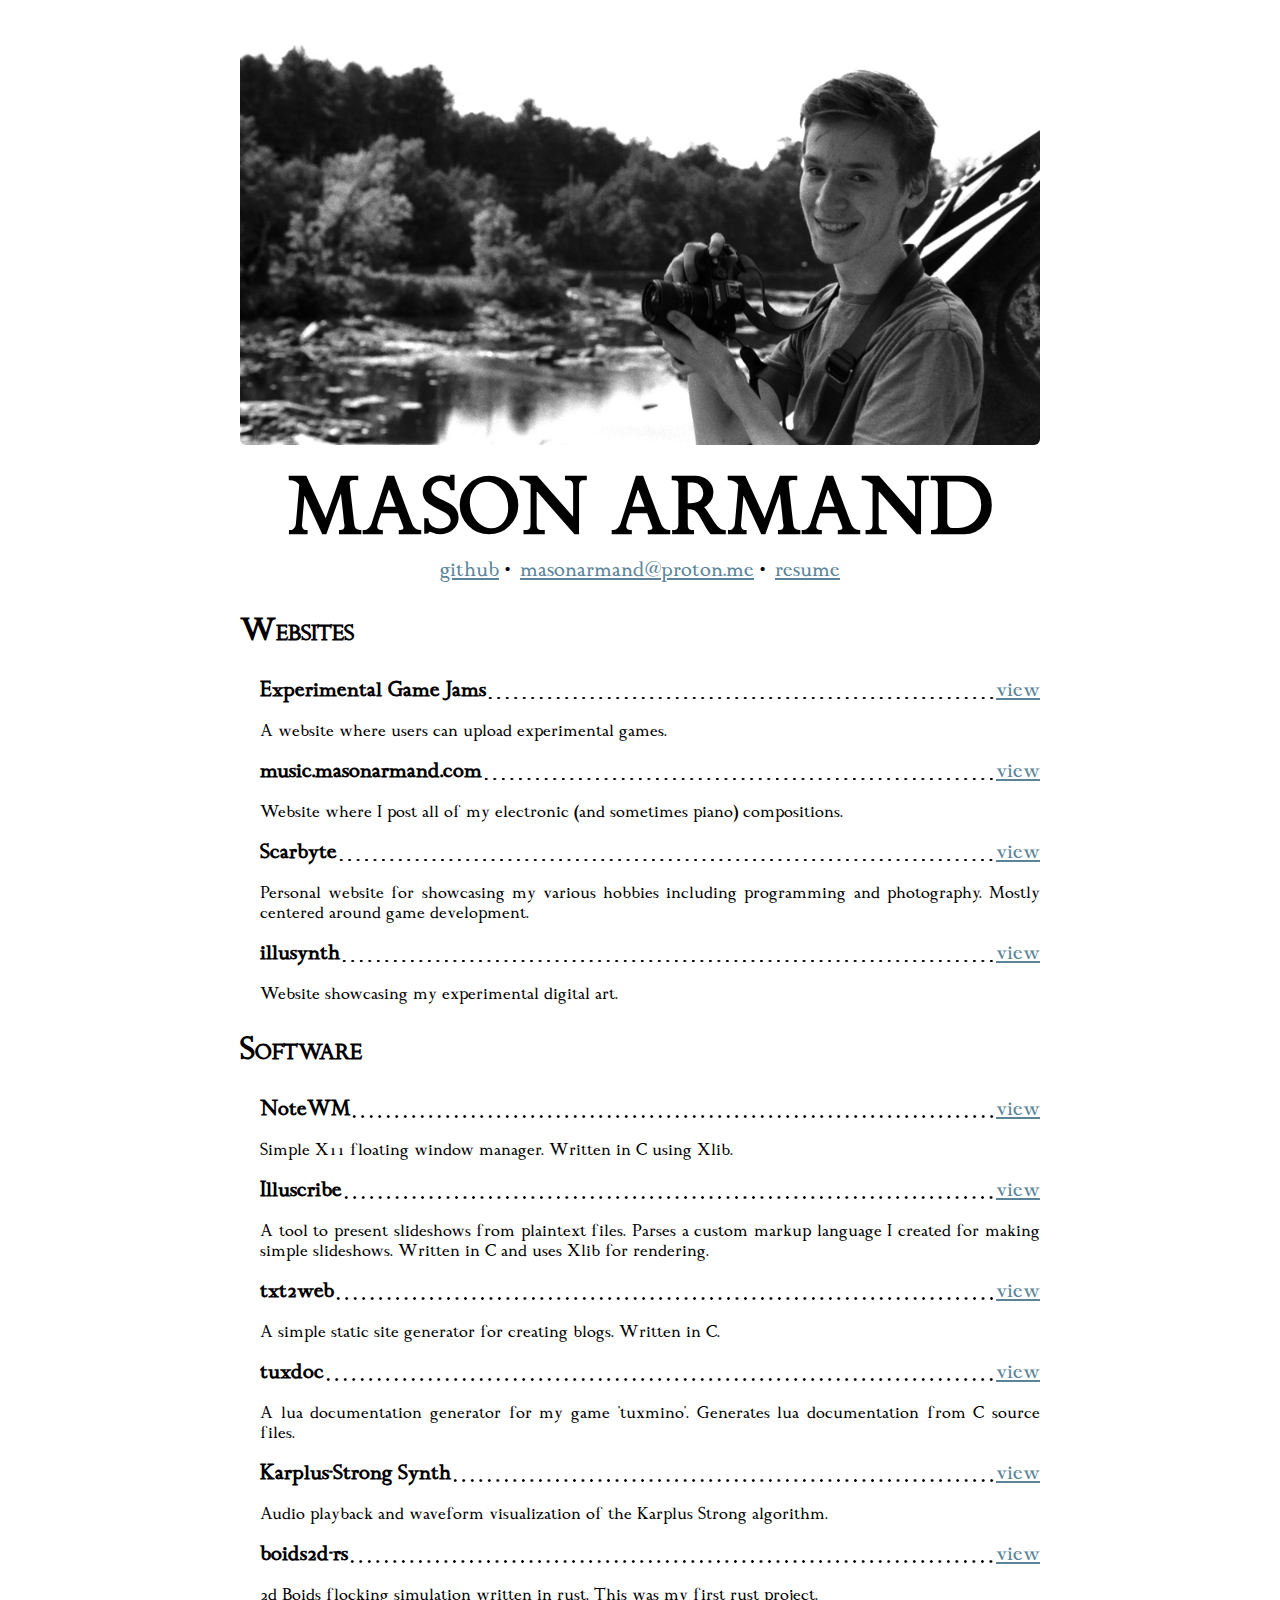
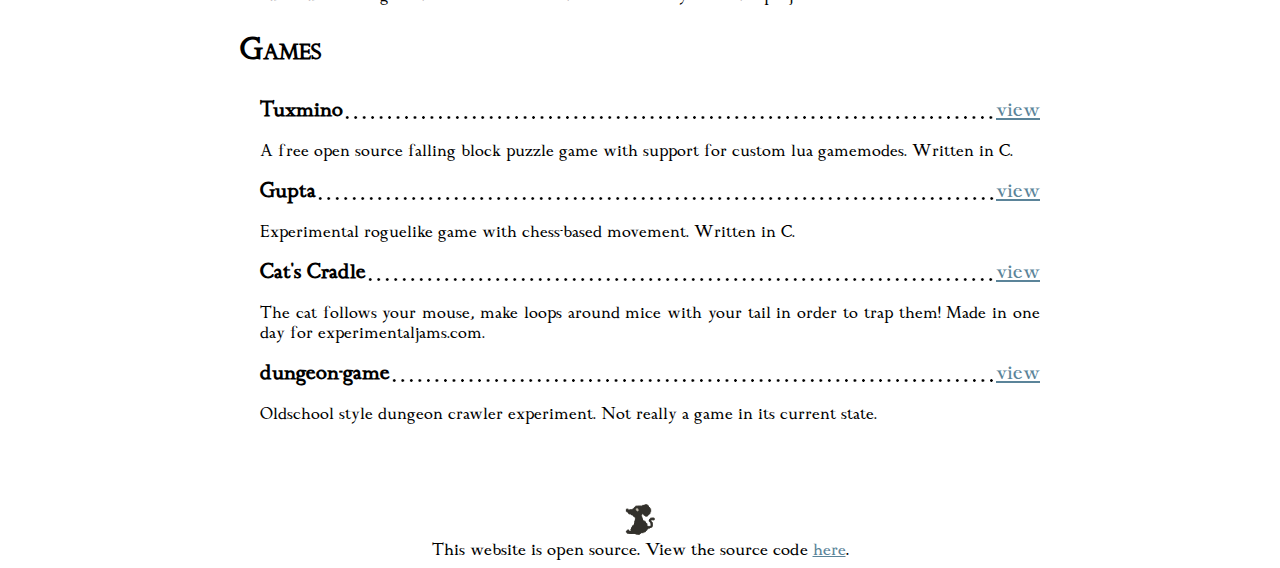
<file: index.html>
<!DOCTYPE html>
<html lang="en">
<head>
  <meta charset="UTF-8">
  <meta name="viewport" content="width=device-width, initial-scale=1">

  <title>Mason Armand</title>
  <meta name="description" content="Computer Science Major, Programmer, Hobbyist Game Developer">
  <meta name="keywords" content="web development, websites, php, java, sql, c, linux, mason armand, portfolio, programming, computer science">

  <link href="style.css" rel="stylesheet" type="text/css" media="all">
</head>

<body>
  <main>
    <header id="title">
      <img src="img/picture-2.jpg" alt="Profile picture of Mason Armand">
      <h1>Mason Armand</h1>
    </header>

    <ul id="links">
      <li>
        <a href="https://github.com/masonarmand" target="_blank">github</a>
        <span class="dot">•</span>
      </li>
      <li>
        <span class="email">masonarmand@proton.me</span>
        <span class="dot">•</span>
      </li>
      <li>
        <a href="/resume.pdf" target="_blank">resume</a>
      </li>
    </ul>

    <section id="projects">

      <h2 class="subtitle">Websites</h2>

      <section class="project">
        <div>
          <span class="title">Experimental Game Jams</span>
          <span class="link">
            <a href="project/experimental-game-jams.html">view</a>
          </span>
        </div>
        <p class="desc">
          A website where users can upload experimental games.
        </p>
      </section>

      <section class="project">
        <div>
          <span class="title">music.masonarmand.com</span>
          <span class="link">
            <a href="https://music.masonarmand.com" target="_blank">view</a>
          </span>
        </div>
        <p class="desc">
          Website where I post all of my electronic (and sometimes piano) compositions.
        </p>
      </section>

      <section class="project">
        <div>
          <span class="title">Scarbyte</span>
          <span class="link">
            <a href="/project/scarbyte.html">view</a>
          </span>
        </div>
        <p class="desc">
          Personal website for showcasing my various hobbies including programming and photography.
          Mostly centered around game development.
        </p>
      </section>

      <section class="project">
        <div>
          <span class="title">illusynth</span>
          <span class="link">
            <a href="https://illusynth.neocities.org" target="_blank">view</a>
          </span>
        </div>
        <p class="desc">
          Website showcasing my experimental digital art.
        </p>
      </section>

      <h2 class="subtitle">Software</h2>

      <section class="project">
        <div>
          <span class="title">NoteWM</span>
          <span class="link">
            <a href="/project/notewm.html">view</a>
          </span>
        </div>
        <p class="desc">
          Simple X11 floating window manager. Written in C using Xlib.
        </p>
      </section>

      <section class="project">
        <div>
          <span class="title">Illuscribe</span>
          <span class="link">
            <a href="/project/illuscribe.html">view</a>
          </span>
        </div>
        <p class="desc">
          A tool to present slideshows from plaintext files. Parses a custom markup language
          I created for making simple slideshows. Written in C and uses Xlib for rendering.
        </p>
      </section>

      <section class="project">
        <div>
          <span class="title">txt2web</span>
          <span class="link">
            <a href="/project/txt2web.html">view</a>
          </span>
        </div>
        <p class="desc">
          A simple static site generator for creating blogs. Written in C.
        </p>
      </section>

      <section class="project">
        <div>
          <span class="title">tuxdoc</span>
          <span class="link">
            <a href="/project/tuxdoc.html">view</a>
          </span>
        </div>
        <p class="desc">
          A lua documentation generator for my game 'tuxmino'. Generates lua documentation from C source files.
        </p>
      </section>

      <section class="project">
        <div>
          <span class="title">Karplus-Strong Synth</span>
          <span class="link">
            <a href="/project/karplus.html">view</a>
          </span>
        </div>
        <p class="desc">
          Audio playback and waveform visualization of the Karplus Strong algorithm.
        </p>
      </section>

      <section class="project">
        <div>
          <span class="title">boids2d-rs</span>
          <span class="link">
            <a href="/project/boids2d-rs.html">view</a>
          </span>
        </div>
        <p class="desc">
          2d Boids flocking simulation written in rust. This was my first rust project.
        </p>
      </section>

      <h2 class="subtitle">Games</h2>

      <section class="project">
        <div>
          <span class="title">Tuxmino</span>
          <span class="link">
            <!--<a href="https://tuxmino.org" target="_blank">tuxmino.org</a>-->
            <a href="project/tuxmino.html">view</a>
          </span>
        </div>
        <p class="desc">
          A free open source falling block puzzle game with support for custom lua gamemodes.
          Written in C.
        </p>
      </section>

      <section class="project">
        <div>
          <span class="title">Gupta</span>
          <span class="link">
            <a href="project/gupta.html">view</a>
          </span>
        </div>
        <p class="desc">
          Experimental roguelike game with chess-based movement. Written in C.
        </p>
      </section>

      <section class="project">
        <div>
          <span class="title">Cat's Cradle</span>
          <span class="link">
            <a href="project/cats-cradle.html">view</a>
          </span>
        </div>
        <p class="desc">
          The cat follows your mouse, make loops around mice with your tail in order to trap them! Made in one
          day for experimentaljams.com.
        </p>
      </section>

      <section class="project">
        <div>
          <span class="title">dungeon-game</span>
          <span class="link">
            <a href="project/dungeon.html">view</a>
          </span>
        </div>
        <p class="desc">
          Oldschool style dungeon crawler experiment. Not really a game in its current state.
        </p>
      </section>
    </section>
  </main>
  <br><br>
  <footer>
    <img src="/img/rat.png" alt="">
    <small>
      This website is open source. View the source code
      <a href="https://github.com/masonarmand/masonarmand-website" target="_blank">here</a>.
    </small>
  </footer>
</body>
</html>
</file>
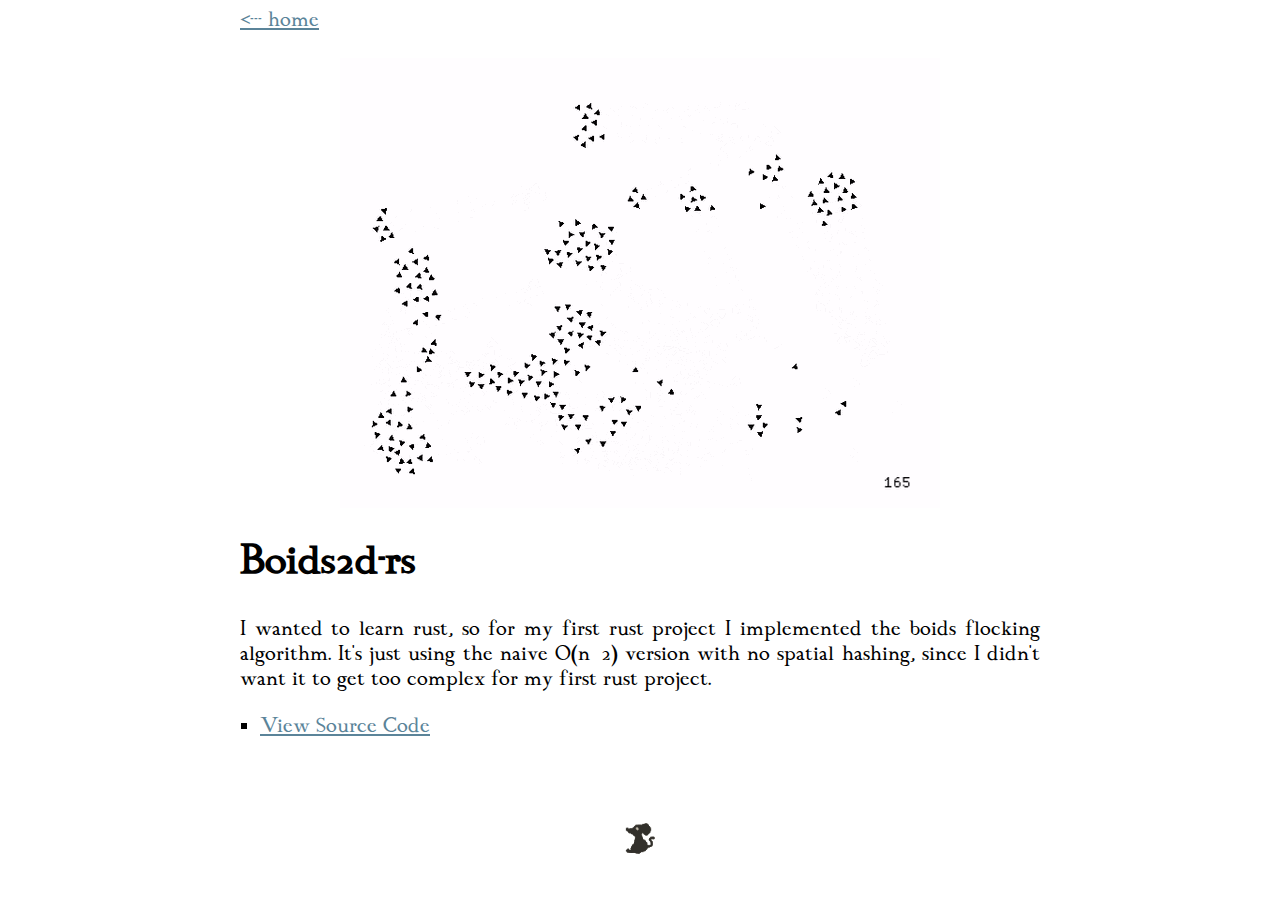
<file: project/boids2d-rs.html>
<!DOCTYPE html>
<html lang="en">
<head>
  <meta charset="UTF-8">
  <meta name="viewport" content="width=device-width, initial-scale=1">

  <title>Mason Armand</title>
  <meta name="description" content="Computer Science Major, Programmer, Hobbyist Game Developer">
  <meta name="keywords" content="web development, websites, php, java, sql, c, linux, mason armand, portfolio, programming, computer science">

  <link href="/style.css" rel="stylesheet" type="text/css" media="all">
</head>

<body>
  <main>
    <a href="/">&lt;--- home</a>
    <br><br>
    <header id="project-title">
      <img src="/img/boids.gif" alt="Boids animation">
      <h1>Boids2d-rs</h1>
    </header>

    <section id="project-desc">
      <p>
        I wanted to learn rust, so for my first rust project I implemented the boids flocking algorithm.
        It's just using the naive O(n^2) version with no spatial hashing, since I didn't want it to get too
        complex for my first rust project.
      </p>
      <ul class="link-list">
        <li><a href="https://github.com/masonarmand/boids2d-rs" target="_blank">View Source Code</a></li>
      </ul>
    </section>
  </main>

  <br><br>

  <footer>
    <img src="/img/rat.png" alt="">
  </footer>
</body>
</html>
</file>
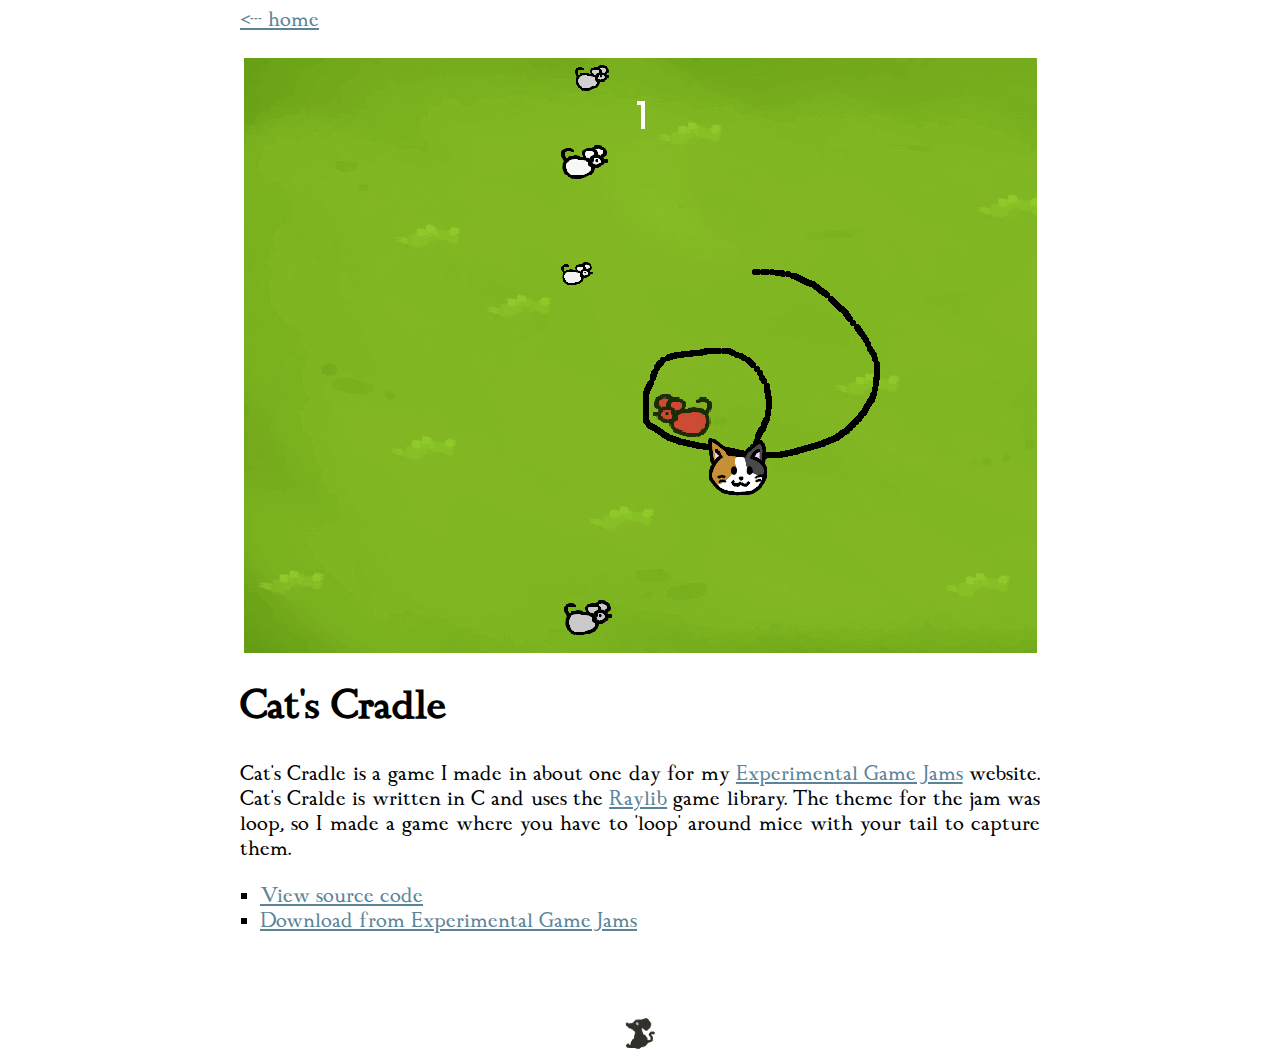
<file: project/cats-cradle.html>
<!DOCTYPE html>
<html lang="en">
<head>
  <meta charset="UTF-8">
  <meta name="viewport" content="width=device-width, initial-scale=1">

  <title>Mason Armand</title>
  <meta name="description" content="Computer Science Major, Programmer, Hobbyist Game Developer">
  <meta name="keywords" content="web development, websites, php, java, sql, c, linux, mason armand, portfolio, programming, computer science">

  <link href="/style.css" rel="stylesheet" type="text/css" media="all">
</head>

<body>
  <main>
    <a href="/">&lt;--- home</a>
    <br><br>
    <header id="project-title">
      <img src="/img/cats-cradle.png" alt="Cat's Cradle screenshot">
      <h1>Cat's Cradle</h1>
    </header>

    <section id="project-desc">
      <p>
        Cat's Cradle is a game I made in about one day for my
        <a href="https://experimentaljams" target="_blank">Experimental Game Jams</a> website.
        Cat's Cralde is written in C and uses the
        <a href="https://github.com/raysan5/raylib" target="_blank">Raylib</a> game library.
        The theme for the jam was loop, so I made a game where you have to 'loop' around mice
        with your tail to capture them.
      </p>
      <ul class="link-list">
        <li><a href="https://github.com/masonarmand/cats-cradle" target="_blank">View source code</a></li>
        <li><a href="https://experimentaljams.com/game/?id=56" target="_blank">Download from Experimental Game Jams</a></li>
      </ul>
    </section>
  </main>

  <br><br>

  <footer>
    <img src="/img/rat.png" alt="">
  </footer>
</body>
</html>
</file>
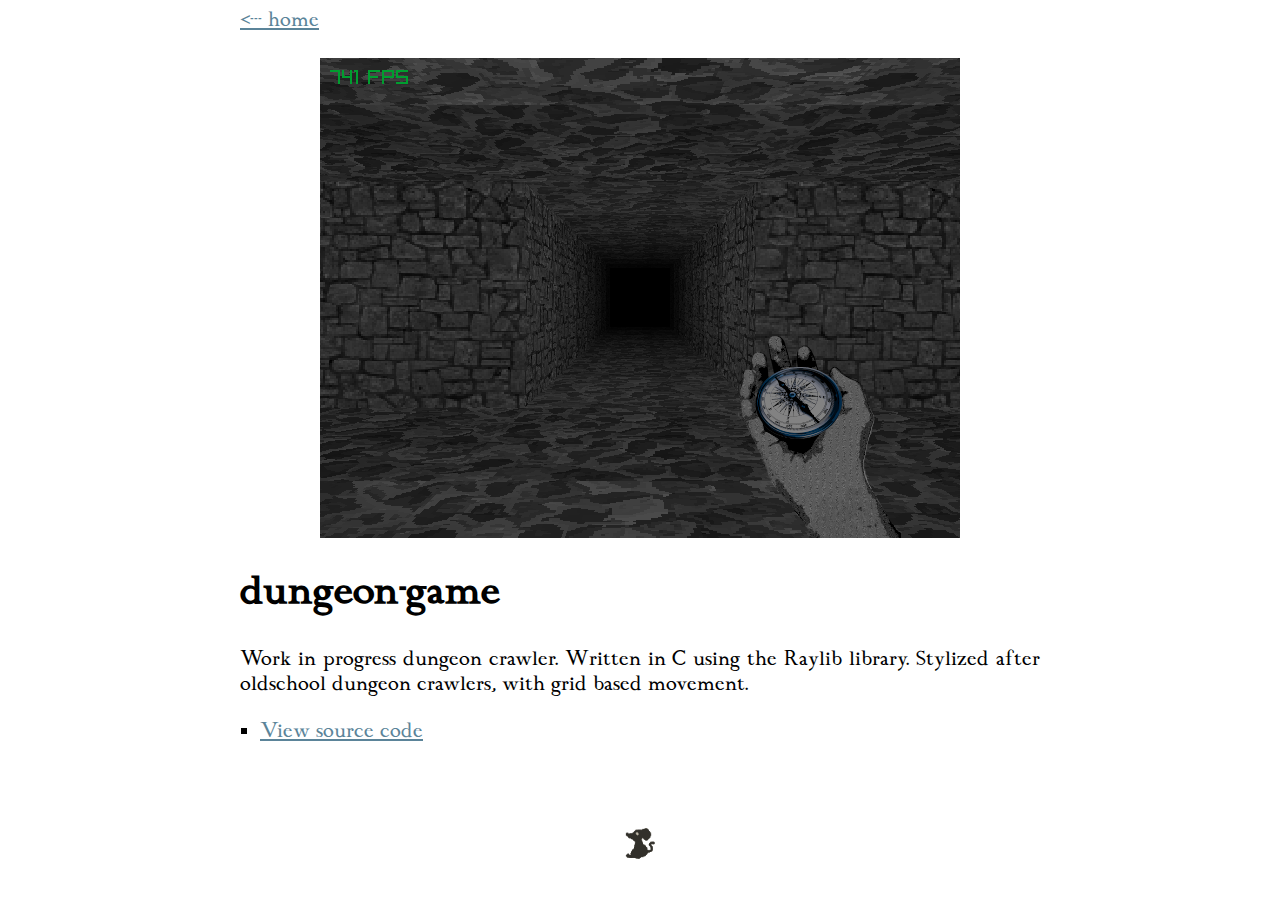
<file: project/dungeon.html>
<!DOCTYPE html>
<html lang="en">
<head>
  <meta charset="UTF-8">
  <meta name="viewport" content="width=device-width, initial-scale=1">

  <title>Mason Armand</title>
  <meta name="description" content="Computer Science Major, Programmer, Hobbyist Game Developer">
  <meta name="keywords" content="web development, websites, php, java, sql, c, linux, mason armand, portfolio, programming, computer science">

  <link href="/style.css" rel="stylesheet" type="text/css" media="all">
</head>

<body>
  <main>
    <a href="/">&lt;--- home</a>
    <br><br>
    <header id="project-title">
      <img src="/img/dungeon.png" alt="Dungeon Game Screenshot">
      <h1>dungeon-game</h1>
    </header>

    <section id="project-desc">
      <p>
        Work in progress dungeon crawler. Written in C using the Raylib library. Stylized
        after oldschool dungeon crawlers, with grid based movement.
      </p>
      <ul class="link-list">
        <li><a href="https://github.com/masonarmand/dungeon-game" target="_blank">View source code</a></li>
      </ul>
    </section>
  </main>

  <br><br>

  <footer>
    <img src="/img/rat.png" alt="">
  </footer>
</body>
</html>
</file>
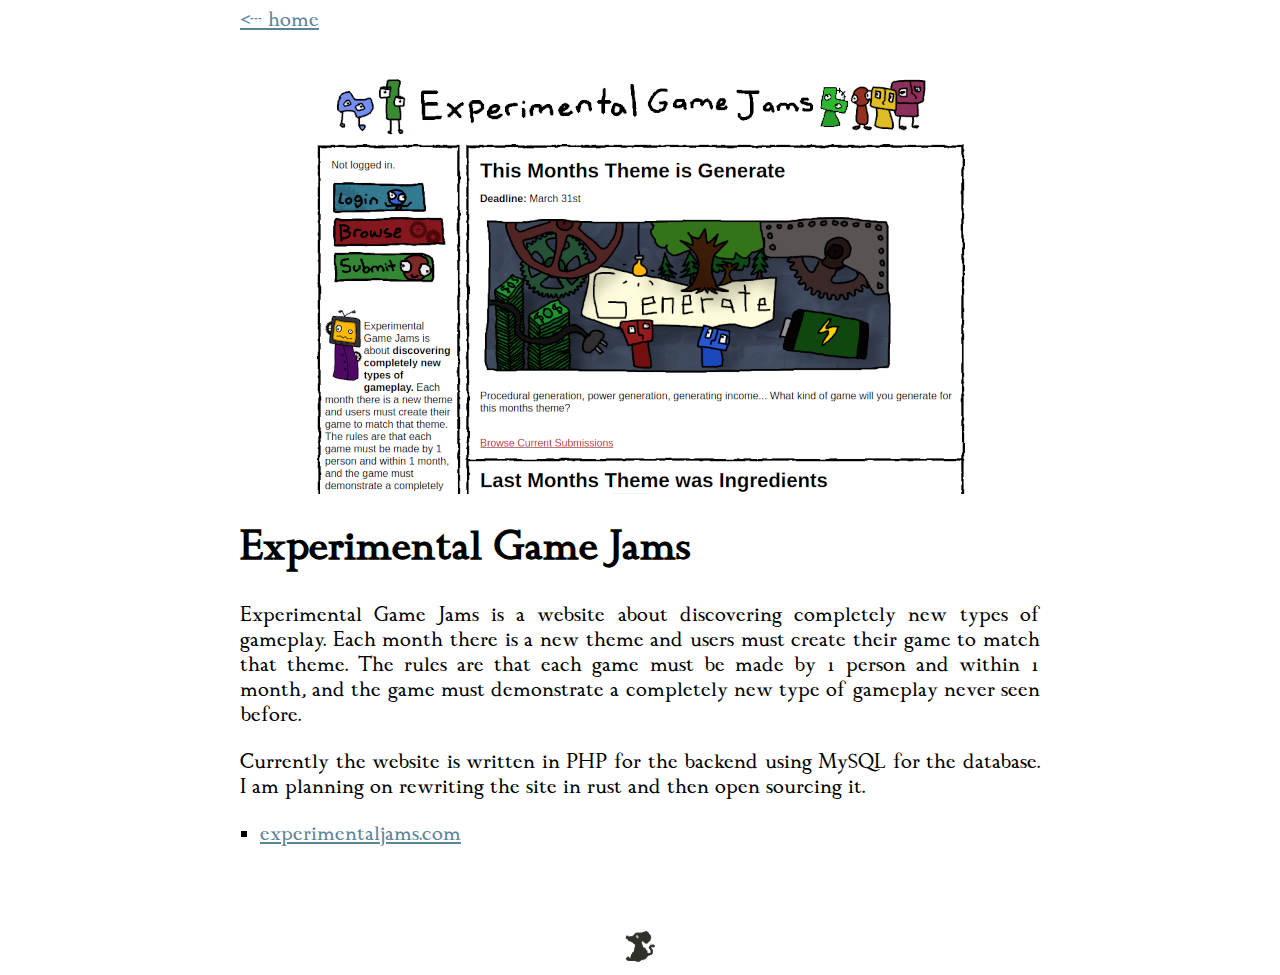
<file: project/experimental-game-jams.html>
<!DOCTYPE html>
<html lang="en">
<head>
  <meta charset="UTF-8">
  <meta name="viewport" content="width=device-width, initial-scale=1">

  <title>Mason Armand</title>
  <meta name="description" content="Computer Science Major, Programmer, Hobbyist Game Developer">
  <meta name="keywords" content="web development, websites, php, java, sql, c, linux, mason armand, portfolio, programming, computer science">

  <link href="/style.css" rel="stylesheet" type="text/css" media="all">
</head>

<body>
  <main>
    <a href="/">&lt;--- home</a>
    <br><br>
    <header id="project-title">
      <img src="/img/egjams.png" alt="Experimental Game Jams homepage">
      <h1>Experimental Game Jams</h1>
    </header>

    <section id="project-desc">
      <p>
        Experimental Game Jams is a website about discovering completely new types of gameplay.
        Each month there is a new theme and users must create their game to match that theme.
        The rules are that each game must be made by 1 person and within 1 month, and the game must
        demonstrate a completely new type of gameplay never seen before.
      </p>
      <p>
        Currently the website is written in PHP for the backend using MySQL for the database. I am
        planning on rewriting the site in rust and then open sourcing it.
      </p>
      <ul class="link-list">
        <li><a href="https://experimentaljams.com" target="_blank">experimentaljams.com</a></li>
      </ul>
    </section>
  </main>

  <br><br>

  <footer>
    <img src="/img/rat.png" alt="">
  </footer>
</body>
</html>
</file>
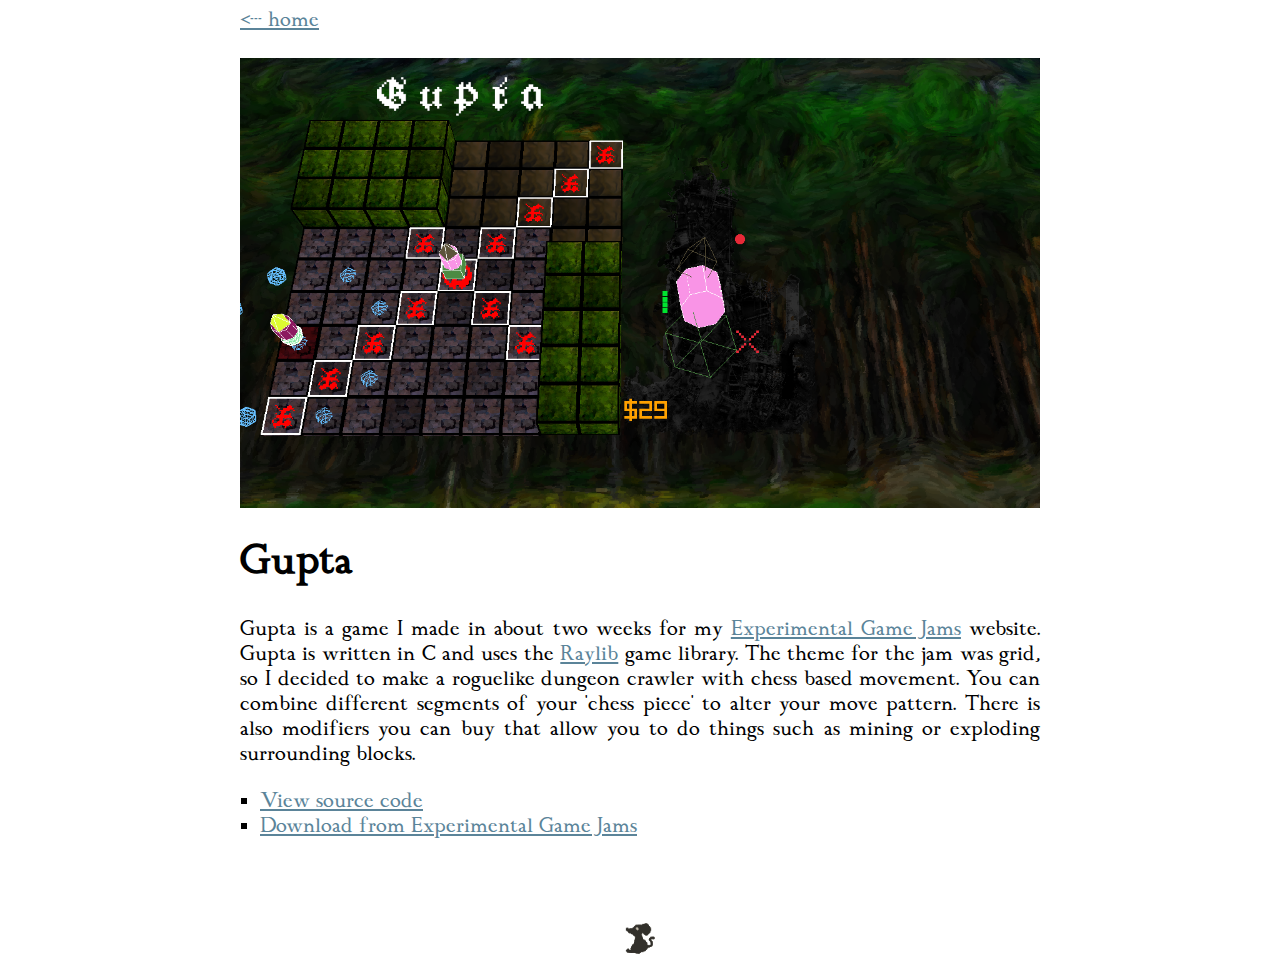
<file: project/gupta.html>
<!DOCTYPE html>
<html lang="en">
<head>
  <meta charset="UTF-8">
  <meta name="viewport" content="width=device-width, initial-scale=1">

  <title>Mason Armand</title>
  <meta name="description" content="Computer Science Major, Programmer, Hobbyist Game Developer">
  <meta name="keywords" content="web development, websites, php, java, sql, c, linux, mason armand, portfolio, programming, computer science">

  <link href="/style.css" rel="stylesheet" type="text/css" media="all">
</head>

<body>
  <main>
    <a href="/">&lt;--- home</a>
    <br><br>
    <header id="project-title">
      <img src="/img/gupta.png" alt="Gupta screenshot">
      <h1>Gupta</h1>
    </header>

    <section id="project-desc">
      <p>
        Gupta is a game I made in about two weeks for my
        <a href="https://experimentaljams" target="_blank">Experimental Game Jams</a> website.
        Gupta is written in C and uses the
        <a href="https://github.com/raysan5/raylib" target="_blank">Raylib</a> game library.
        The theme for the jam was grid, so I decided to make a roguelike dungeon crawler with chess
        based movement. You can combine different segments of your 'chess piece' to alter your move
        pattern. There is also modifiers you can buy that allow you to do things such as mining or
        exploding surrounding blocks.
      </p>
      <ul class="link-list">
        <li><a href="https://github.com/masonarmand/gupta" target="_blank">View source code</a></li>
        <li><a href="https://experimentaljams.com/game/?id=44" target="_blank">Download from Experimental Game Jams</a></li>
      </ul>
    </section>
  </main>

  <br><br>

  <footer>
    <img src="/img/rat.png" alt="">
  </footer>
</body>
</html>
</file>
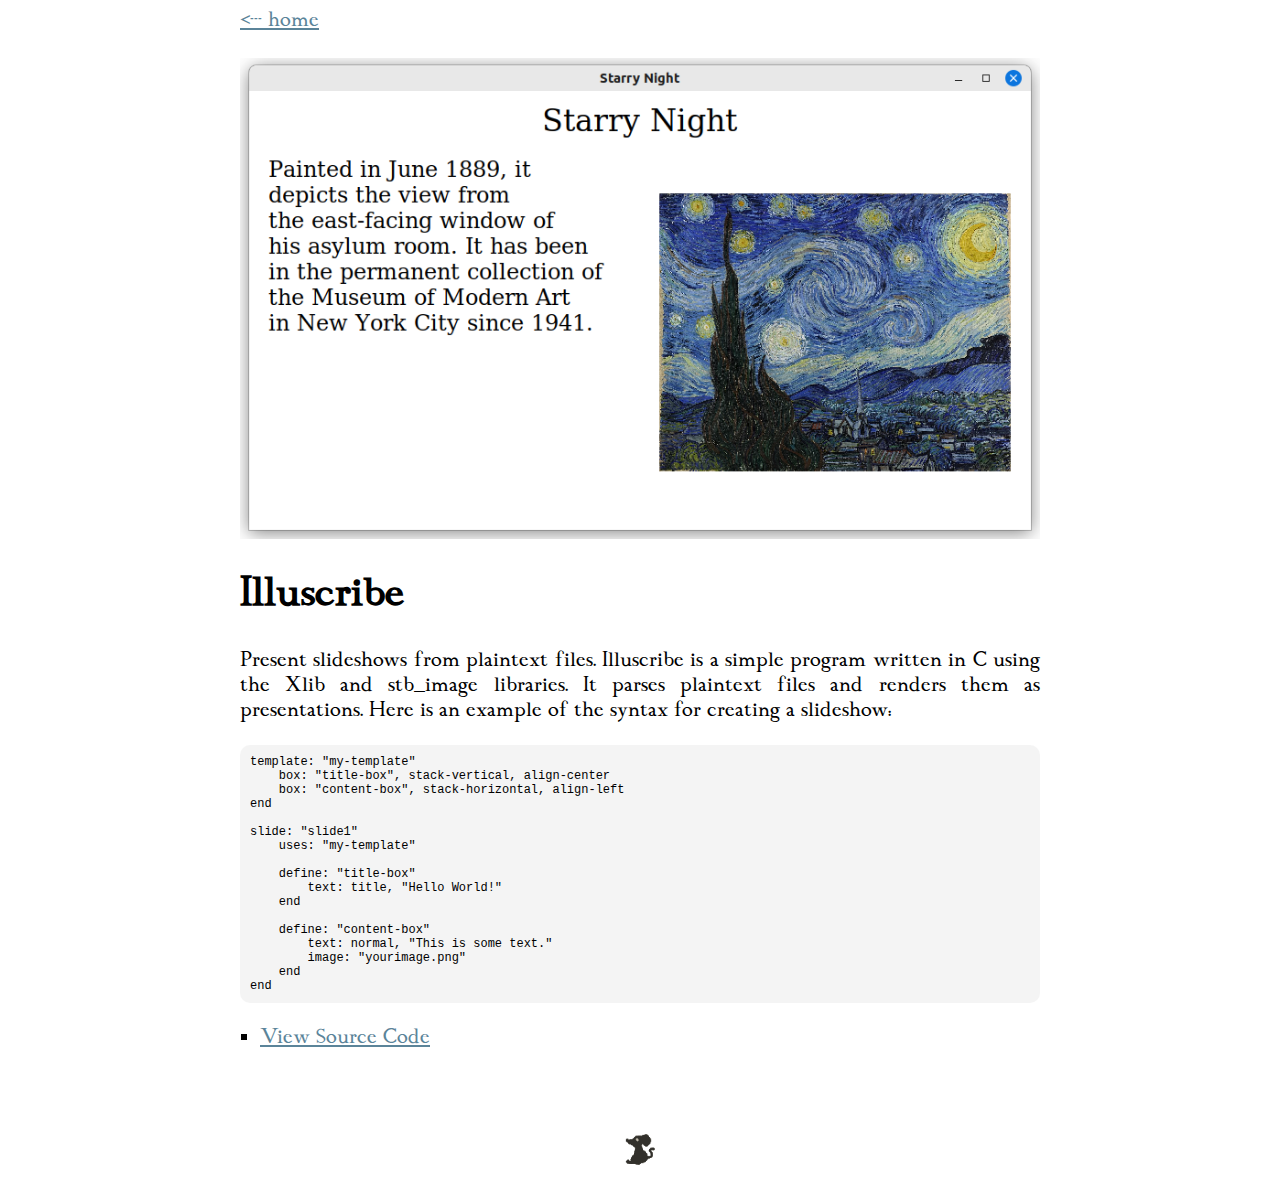
<file: project/illuscribe.html>
<!DOCTYPE html>
<html lang="en">
<head>
  <meta charset="UTF-8">
  <meta name="viewport" content="width=device-width, initial-scale=1">

  <title>Mason Armand</title>
  <meta name="description" content="Computer Science Major, Programmer, Hobbyist Game Developer">
  <meta name="keywords" content="web development, websites, php, java, sql, c, linux, mason armand, portfolio, programming, computer science">

  <link href="/style.css" rel="stylesheet" type="text/css" media="all">
</head>

<body>
  <main>
    <a href="/">&lt;--- home</a>
    <br><br>
    <header id="project-title">
      <img src="/img/illuscribe.png" alt="Illuscribe screenshot">
      <h1>Illuscribe</h1>
    </header>

    <section id="project-desc">
      <p>
        Present slideshows from plaintext files. Illuscribe is a simple program written in C using the Xlib
        and stb_image libraries. It parses plaintext files and renders them as presentations. Here is an
        example of the syntax for creating a slideshow:
      </p>
<code><pre>
template: "my-template"
    box: "title-box", stack-vertical, align-center
    box: "content-box", stack-horizontal, align-left
end

slide: "slide1"
    uses: "my-template"

    define: "title-box"
        text: title, "Hello World!"
    end

    define: "content-box"
        text: normal, "This is some text."
        image: "yourimage.png"
    end
end
</pre></code>
      <ul class="link-list">
        <li><a href="https://github.com/masonarmand/illuscribe" target="_blank">View Source Code</a></li>
      </ul>
    </section>
  </main>

  <br><br>

  <footer>
    <img src="/img/rat.png" alt="">
  </footer>
</body>
</html>
</file>
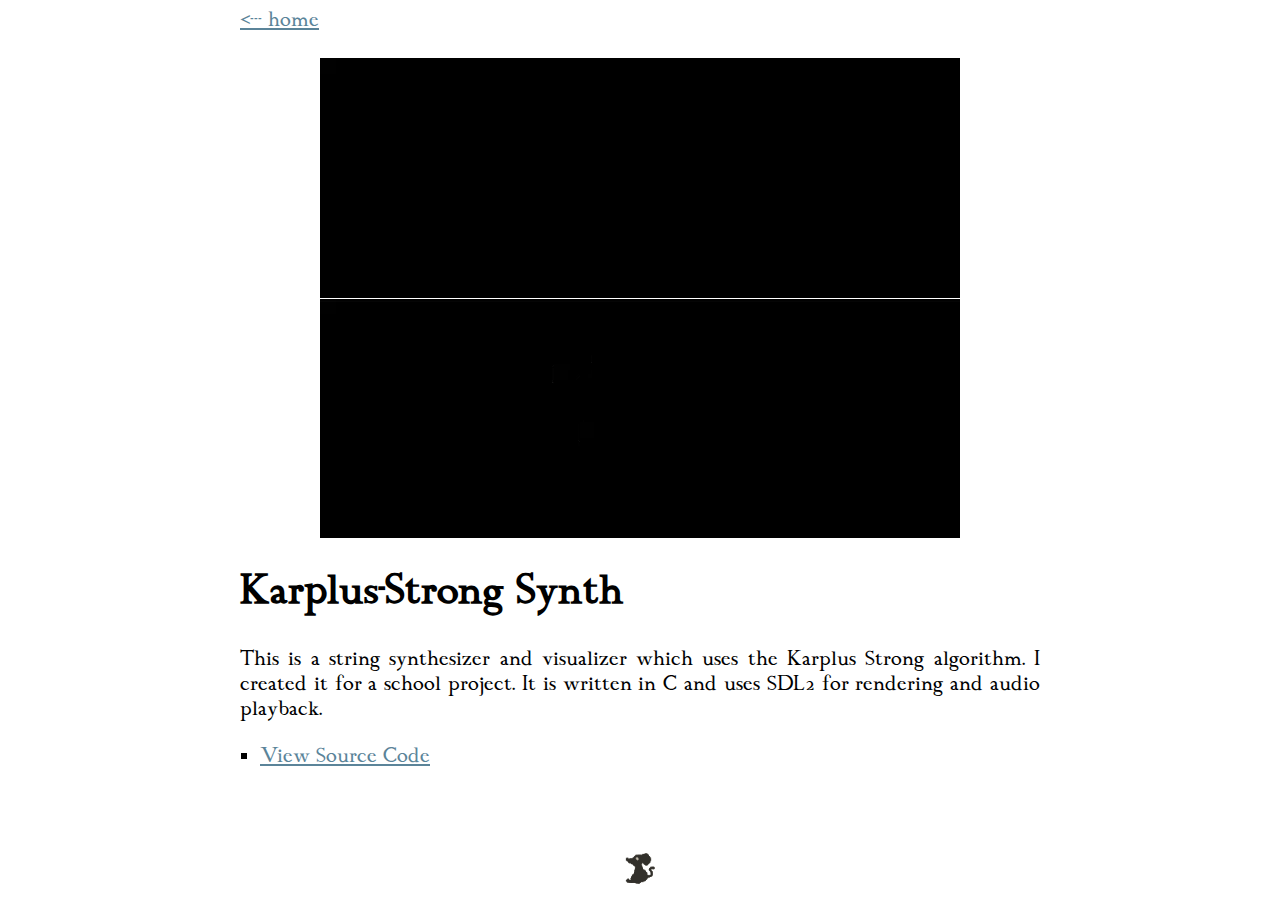
<file: project/karplus.html>
<!DOCTYPE html>
<html lang="en">
<head>
  <meta charset="UTF-8">
  <meta name="viewport" content="width=device-width, initial-scale=1">

  <title>Mason Armand</title>
  <meta name="description" content="Computer Science Major, Programmer, Hobbyist Game Developer">
  <meta name="keywords" content="web development, websites, php, java, sql, c, linux, mason armand, portfolio, programming, computer science">

  <link href="/style.css" rel="stylesheet" type="text/css" media="all">
</head>

<body>
  <main>
    <a href="/">&lt;--- home</a>
    <br><br>
    <header id="project-title">
      <img src="/img/karplus.webp" alt="Karplus Strong animation">
      <h1>Karplus-Strong Synth</h1>
    </header>

    <section id="project-desc">
      <p>
        This is a string synthesizer and visualizer which uses the Karplus Strong algorithm. I created it
        for a school project. It is written in C and uses SDL2 for rendering and audio playback.
      </p>
      <ul class="link-list">
        <li><a href="https://github.com/masonarmand/karplus-string-synth" target="_blank">View Source Code</a></li>
      </ul>
    </section>
  </main>

  <br><br>

  <footer>
    <img src="/img/rat.png" alt="">
  </footer>
</body>
</html>
</file>
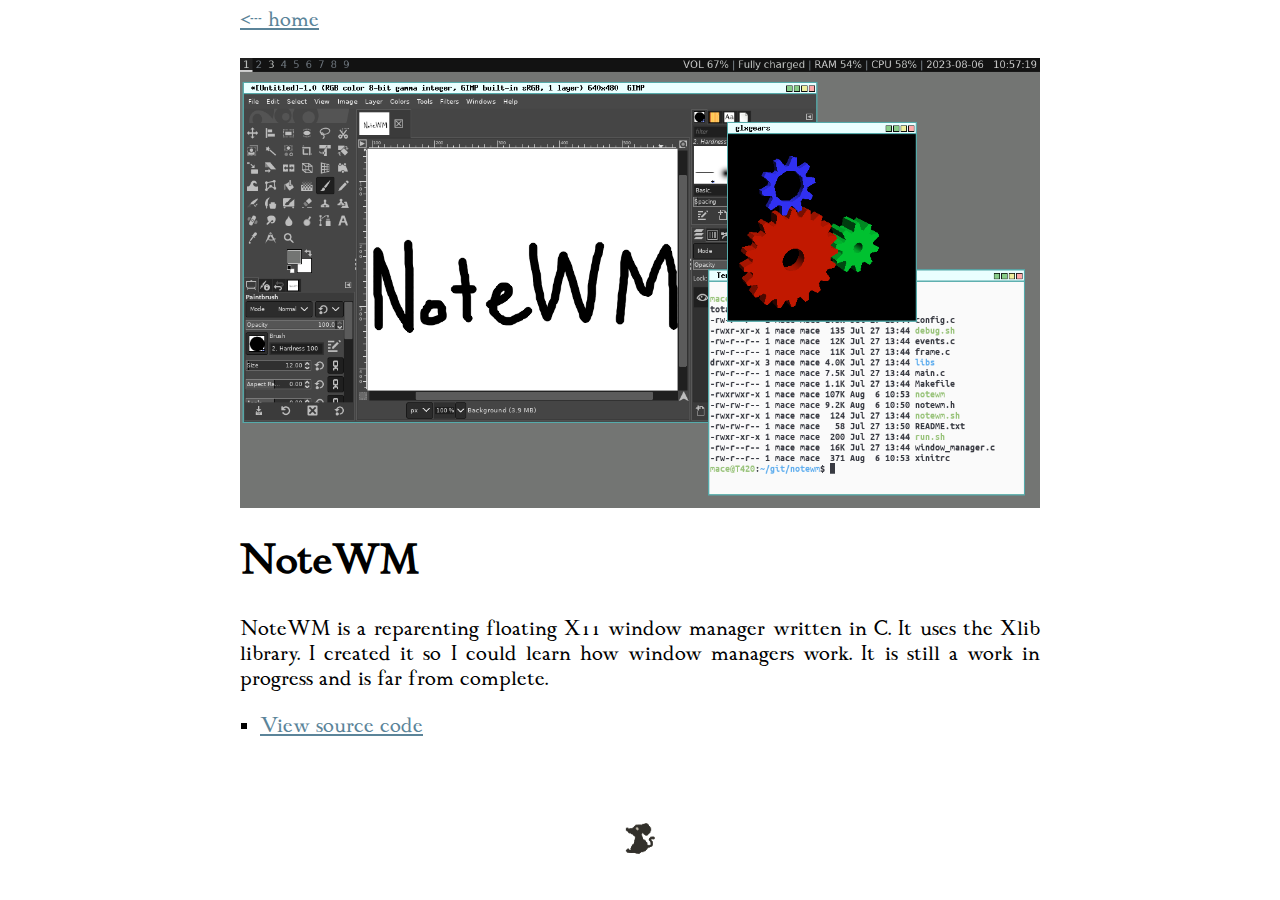
<file: project/notewm.html>
<!DOCTYPE html>
<html lang="en">
<head>
  <meta charset="UTF-8">
  <meta name="viewport" content="width=device-width, initial-scale=1">

  <title>Mason Armand</title>
  <meta name="description" content="Computer Science Major, Programmer, Hobbyist Game Developer">
  <meta name="keywords" content="web development, websites, php, java, sql, c, linux, mason armand, portfolio, programming, computer science">

  <link href="/style.css" rel="stylesheet" type="text/css" media="all">
</head>

<body>
  <main>
    <a href="/">&lt;--- home</a>
    <br><br>
    <header id="project-title">
      <img src="/img/notewm.png" alt="NoteWM Screenshot">
      <h1>NoteWM</h1>
    </header>

    <section id="project-desc">
      <p>
        NoteWM is a reparenting floating X11 window manager written in C. It uses the Xlib
        library. I created it so I could learn how window managers work. It is still a
        work in progress and is far from complete.
      </p>
      <ul class="link-list">
        <li><a href="https://github.com/masonarmand/NoteWM" target="_blank">View source code</a></li>
      </ul>
    </section>
  </main>

  <br><br>

  <footer>
    <img src="/img/rat.png" alt="">
  </footer>
</body>
</html>
</file>
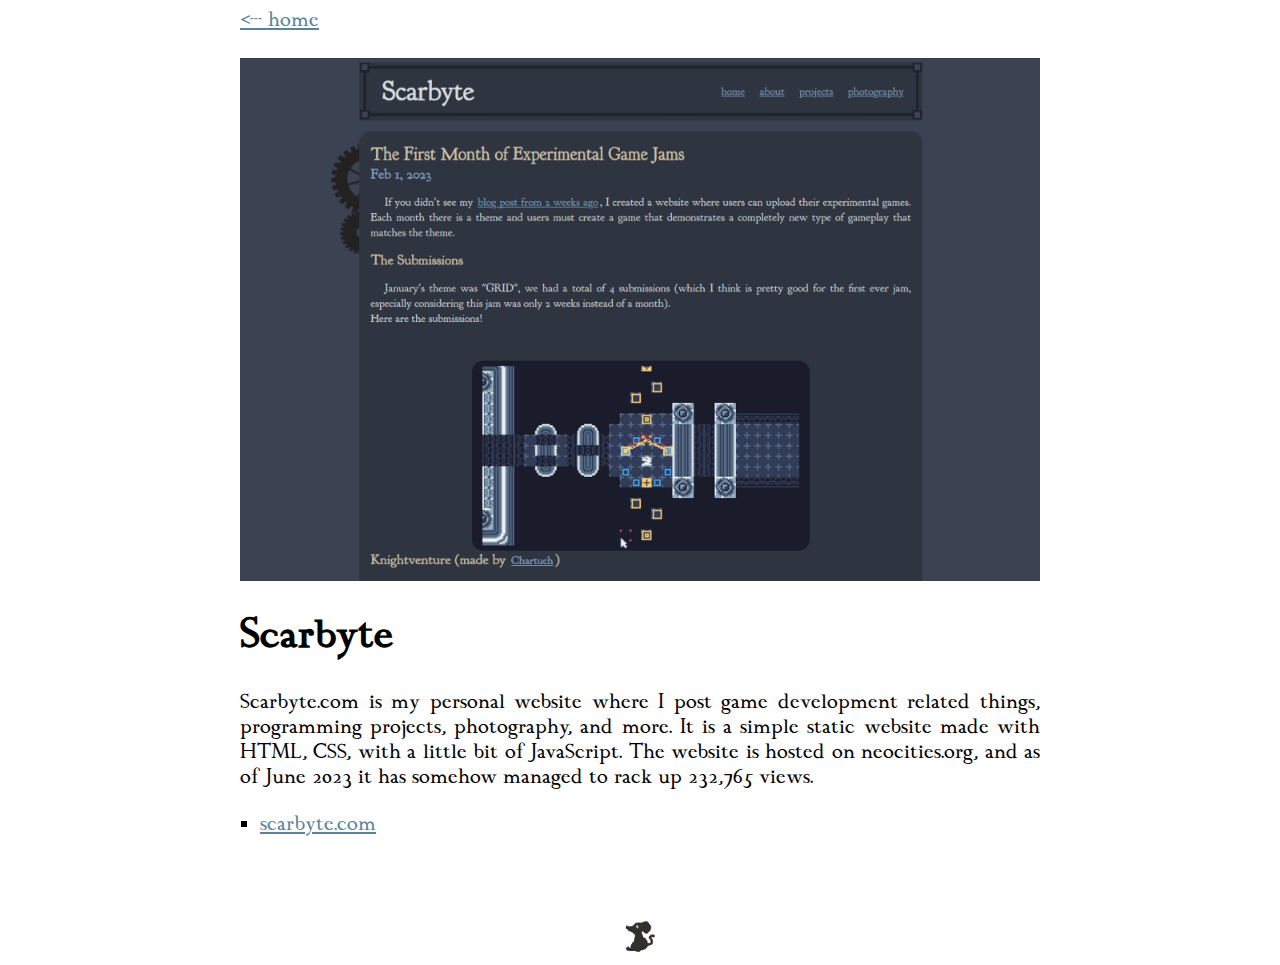
<file: project/scarbyte.html>
<!DOCTYPE html>
<html lang="en">
<head>
  <meta charset="UTF-8">
  <meta name="viewport" content="width=device-width, initial-scale=1">

  <title>Mason Armand</title>
  <meta name="description" content="Computer Science Major, Programmer, Hobbyist Game Developer">
  <meta name="keywords" content="web development, websites, php, java, sql, c, linux, mason armand, portfolio, programming, computer science">

  <link href="/style.css" rel="stylesheet" type="text/css" media="all">
</head>

<body>
  <main>
    <a href="/">&lt;--- home</a>
    <br><br>
    <header id="project-title">
      <img src="/img/scarbyte.png" alt="Scarbyte homepage screenshot">
      <h1>Scarbyte</h1>
    </header>

    <section id="project-desc">
      <p>
        Scarbyte.com is my personal website where I post game development related things, programming projects, photography, and more. It is a simple static website made with HTML, CSS, with a little bit of JavaScript. The website is hosted on neocities.org, and as of June 2023 it has somehow managed to rack up 232,765 views.
      </p>
      <ul class="link-list">
        <li><a href="https://scarbyte.com" target="_blank">scarbyte.com</a></li>
      </ul>
    </section>
  </main>

  <br><br>

  <footer>
    <img src="/img/rat.png" alt="">
  </footer>
</body>
</html>
</file>
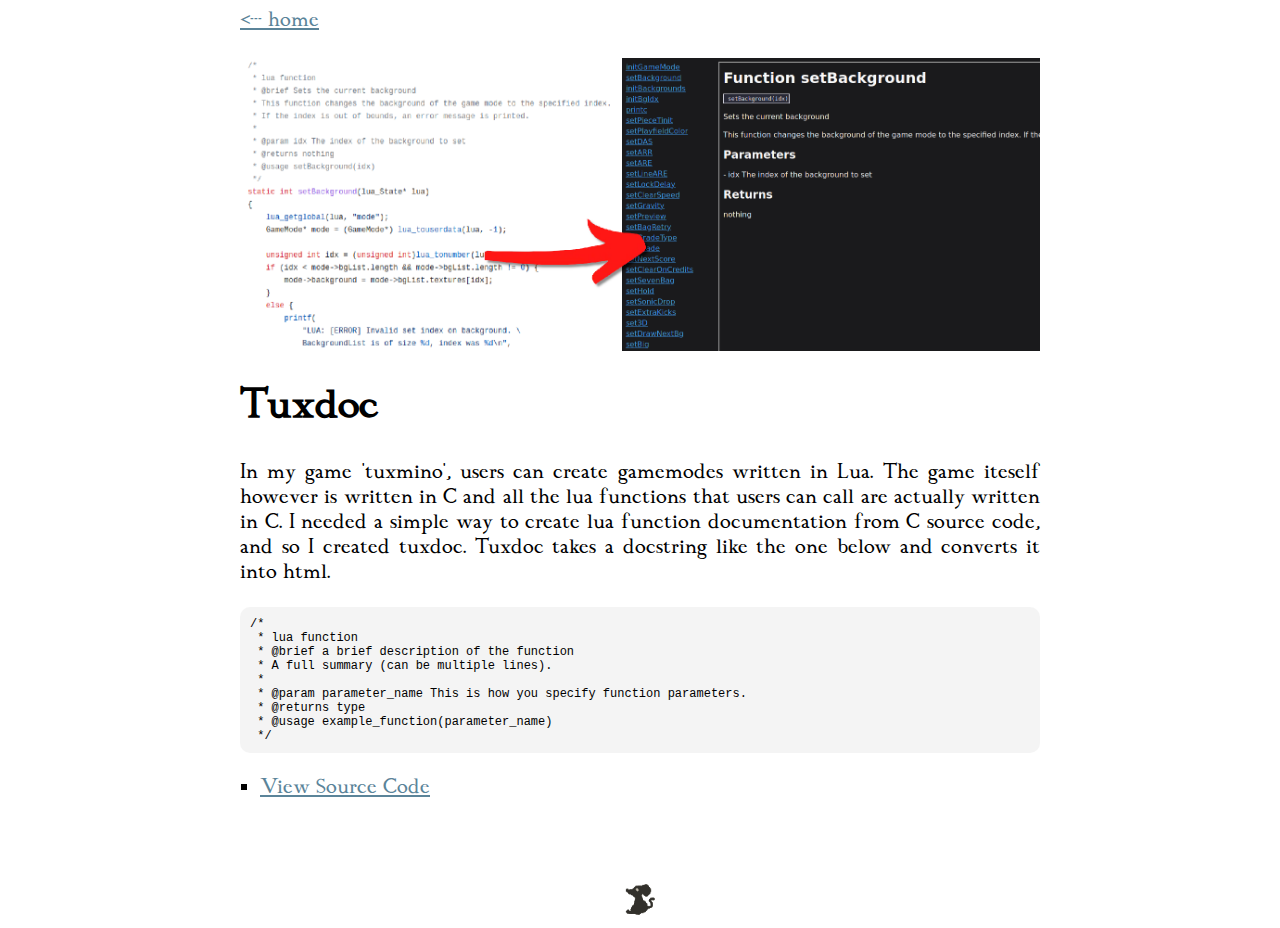
<file: project/tuxdoc.html>
<!DOCTYPE html>
<html lang="en">
<head>
  <meta charset="UTF-8">
  <meta name="viewport" content="width=device-width, initial-scale=1">

  <title>Mason Armand</title>
  <meta name="description" content="Computer Science Major, Programmer, Hobbyist Game Developer">
  <meta name="keywords" content="web development, websites, php, java, sql, c, linux, mason armand, portfolio, programming, computer science">

  <link href="/style.css" rel="stylesheet" type="text/css" media="all">
</head>

<body>
  <main>
    <a href="/">&lt;--- home</a>
    <br><br>
    <header id="project-title">
      <img src="/img/tuxdoc.png" alt="Tuxdoc screenshot">
      <h1>Tuxdoc</h1>
    </header>

    <section id="project-desc">
      <p>
        In my game 'tuxmino', users can create gamemodes written in Lua. The game iteself however is written in
        C and all the lua functions that users can call are actually written in C. I needed a simple way to
        create lua function documentation from C source code, and so I created tuxdoc. Tuxdoc takes a docstring
        like the one below and converts it into html.
      </p>
<code><pre>
/*
 * lua function
 * @brief a brief description of the function
 * A full summary (can be multiple lines).
 *
 * @param parameter_name This is how you specify function parameters.
 * @returns type
 * @usage example_function(parameter_name)
 */
</pre></code>
      <ul class="link-list">
        <li><a href="https://github.com/masonarmand/tuxdoc" target="_blank">View Source Code</a></li>
      </ul>
    </section>
  </main>

  <br><br>

  <footer>
    <img src="/img/rat.png" alt="">
  </footer>
</body>
</html>
</file>
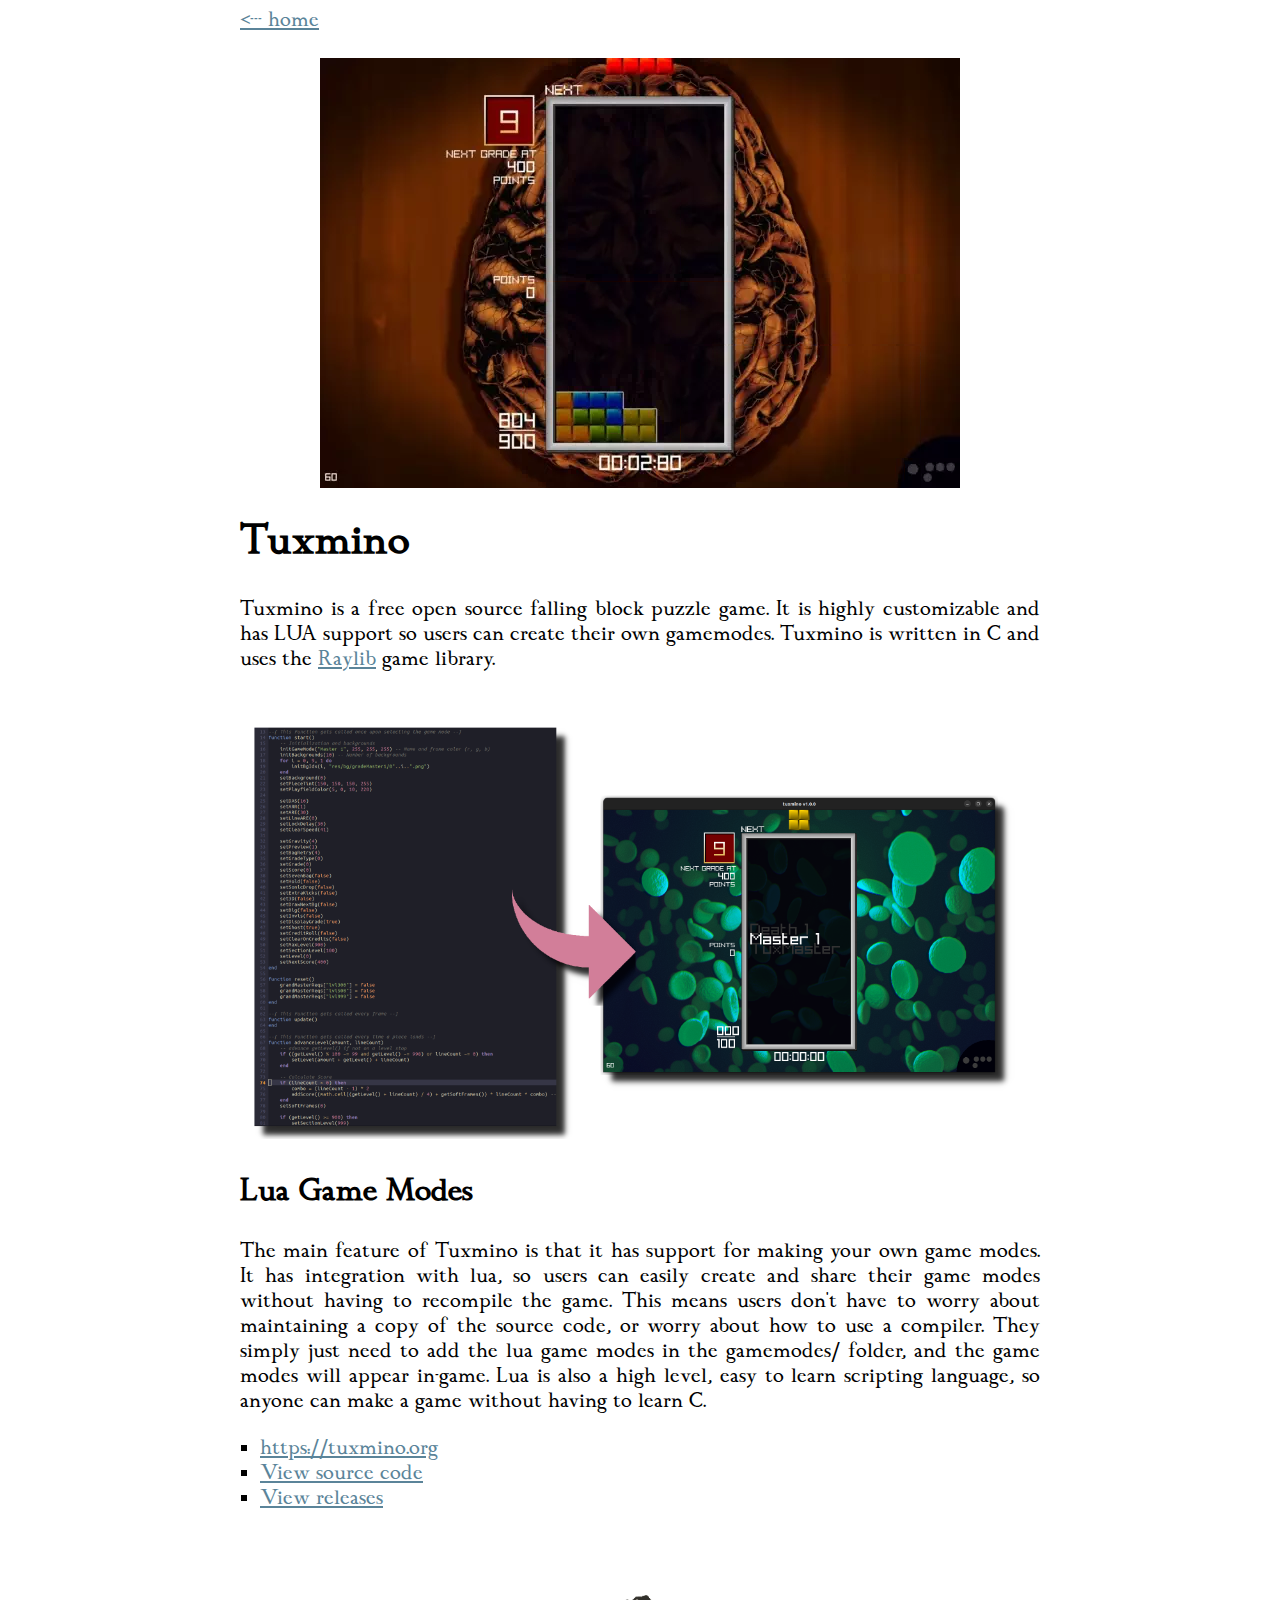
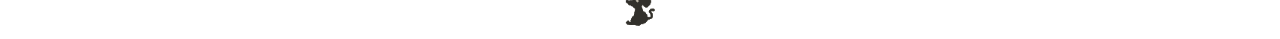
<file: project/tuxmino.html>
<!DOCTYPE html>
<html lang="en">
<head>
  <meta charset="UTF-8">
  <meta name="viewport" content="width=device-width, initial-scale=1">

  <title>Mason Armand</title>
  <meta name="description" content="Computer Science Major, Programmer, Hobbyist Game Developer">
  <meta name="keywords" content="web development, websites, php, java, sql, c, linux, mason armand, portfolio, programming, computer science">

  <link href="/style.css" rel="stylesheet" type="text/css" media="all">
</head>

<body>
  <main>
    <a href="/">&lt;--- home</a>
    <br><br>
    <header id="project-title">
      <img src="/img/tuxmino-gameplay.webp" alt="tuxmino gameplay">
      <h1>Tuxmino</h1>
    </header>

    <section id="project-desc">
      <p>
        Tuxmino is a free open source falling block puzzle game. It is highly customizable and has
        LUA support so users can create their own gamemodes. Tuxmino is written in C and uses the
        <a href="https://github.com/raysan5/raylib">Raylib</a> game library.
      </p>
      <br>
      <img src="/img/lua-gamemode.png">
      <h2>Lua Game Modes</h2>
      <p>
        The main feature of Tuxmino is that it has support for making your own game modes. It has
        integration with lua, so users can easily create and share their game modes without having
        to recompile the game. This means users don't have to worry about maintaining a copy of the
        source code, or worry about how to use a compiler. They simply just need to add the lua
        game modes in the gamemodes/ folder, and the game modes will appear in-game. Lua is also a
        high level, easy to learn scripting language, so anyone can make a game without having to
        learn C.
      </p>
      <ul class="link-list">
        <li><a href="https://tuxmino.org" target="_blank">https://tuxmino.org</a></li>
        <li><a href="https://github.com/masonarmand/tuxmino" target="_blank">View source code</a></li>
        <li><a href="https://github.com/masonarmand/tuxmino/releases" target="_blank">View releases</a></li>
      </ul>
    </section>
  </main>

  <br><br>

  <footer>
    <img src="/img/rat.png" alt="">
  </footer>
</body>
</html>
</file>
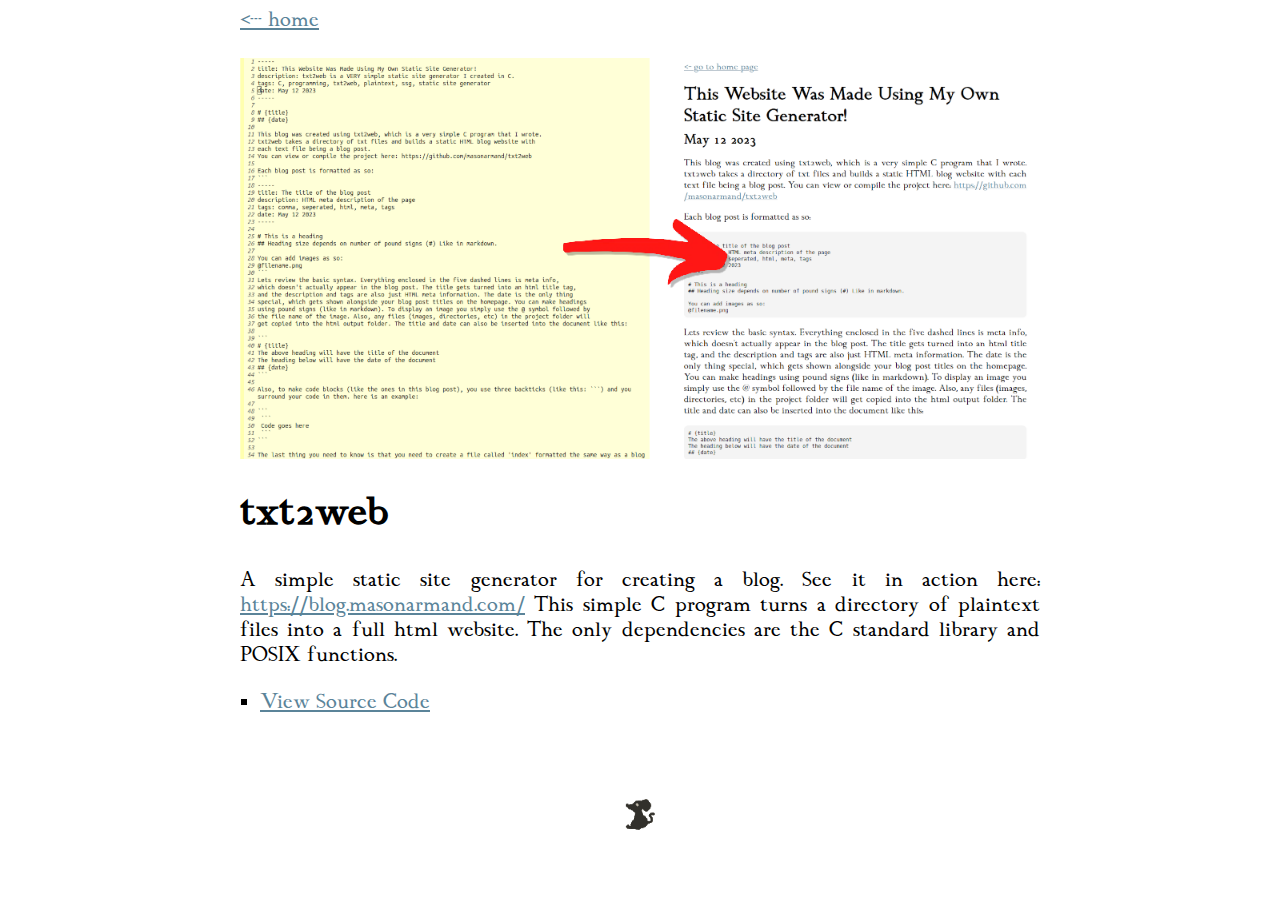
<file: project/txt2web.html>
<!DOCTYPE html>
<html lang="en">
<head>
  <meta charset="UTF-8">
  <meta name="viewport" content="width=device-width, initial-scale=1">

  <title>Mason Armand</title>
  <meta name="description" content="Computer Science Major, Programmer, Hobbyist Game Developer">
  <meta name="keywords" content="web development, websites, php, java, sql, c, linux, mason armand, portfolio, programming, computer science">

  <link href="/style.css" rel="stylesheet" type="text/css" media="all">
</head>

<body>
  <main>
    <a href="/">&lt;--- home</a>
    <br><br>
    <header id="project-title">
      <img src="/img/txt2web.png" alt="Txt2web screenshot">
      <h1>txt2web</h1>
    </header>

    <section id="project-desc">
      <p>
        A simple static site generator for creating a blog. See it in action here:
        <a href="https://blog.masonarmand.com/">https://blog.masonarmand.com/</a>
        This simple C program turns a directory of plaintext files into a full html website.
        The only dependencies are the C standard library and POSIX functions.
      </p>
      <ul class="link-list">
        <li><a href="https://github.com/masonarmand/txt2web" target="_blank">View Source Code</a></li>
      </ul>
    </section>
  </main>

  <br><br>

  <footer>
    <img src="/img/rat.png" alt="">
  </footer>
</body>
</html>
</file>
<file: style.css>
html { font-size: 22px; }
body { font-family: chanticleer, serif; }

@font-face {
  font-family: chanticleer;
  src: url("/fnt/chanticleer.otf");

  font-display: swap;
}

iframe {
  margin-top: 18px;
}

pre {
  border-radius: 10px;
  background-color: #f3f3f3f3;
  padding: 10px;
  overflow: scroll;
  font-size: 12px;
}

main {
  width:min(100%, 800px);
  margin: 0 auto;
}

ul { padding: 0; }
ul li { list-style: none; }
p { text-align: justify; }

.email, a {
  color: #5b8499;
  text-decoration: underline;
}

.desc { font-size: 18px; }

.link-list li {
  list-style: square;
  margin-left: 20px;
}

.project {
  margin-left: 20px
}

.project div {
  display: flex;
}

.project div .title {
  order: 1;
  font-weight: bold;
}

.project div .link {
  order: 3;
}

.project div::after {
  background-image: radial-gradient(circle, currentcolor 1px, transparent 1.5px);
  background-position: bottom;
  background-size: 1ex 4.5px;
  background-repeat: space no-repeat;
  content: "";
  flex-grow: 1;
  height: 1em;
  order: 2;
}

.subtitle {
  font-variant: small-caps;
}

footer img {
  width: 48px;
}

footer {
  width: 100%;
  display: flex;
  align-items: center;
  flex-direction: column;
}

#title {
  text-align: center;
}

#title img, #project-desc img {
  width: 100%;
  border-radius: 6px;
}

#title h1 {
  font-size: min(3.8rem, 10vw);
  text-transform: uppercase;
  margin: 10px 0 0 0;
}

#project-title img {
  display: block;
  margin: 0 auto;
  max-width: 100%;
}

#links {
  display: flex;
  justify-content: center;
  gap: 10px;
  margin-top: 0;
  margin-bottom: 30px;
  flex-wrap: wrap;
}

@media (max-width: 425px), (pointer:none), (pointer:coarse) {
  .dot { display: none; }
  #links { flex-direction: column; align-items: center; }
}
</file>
